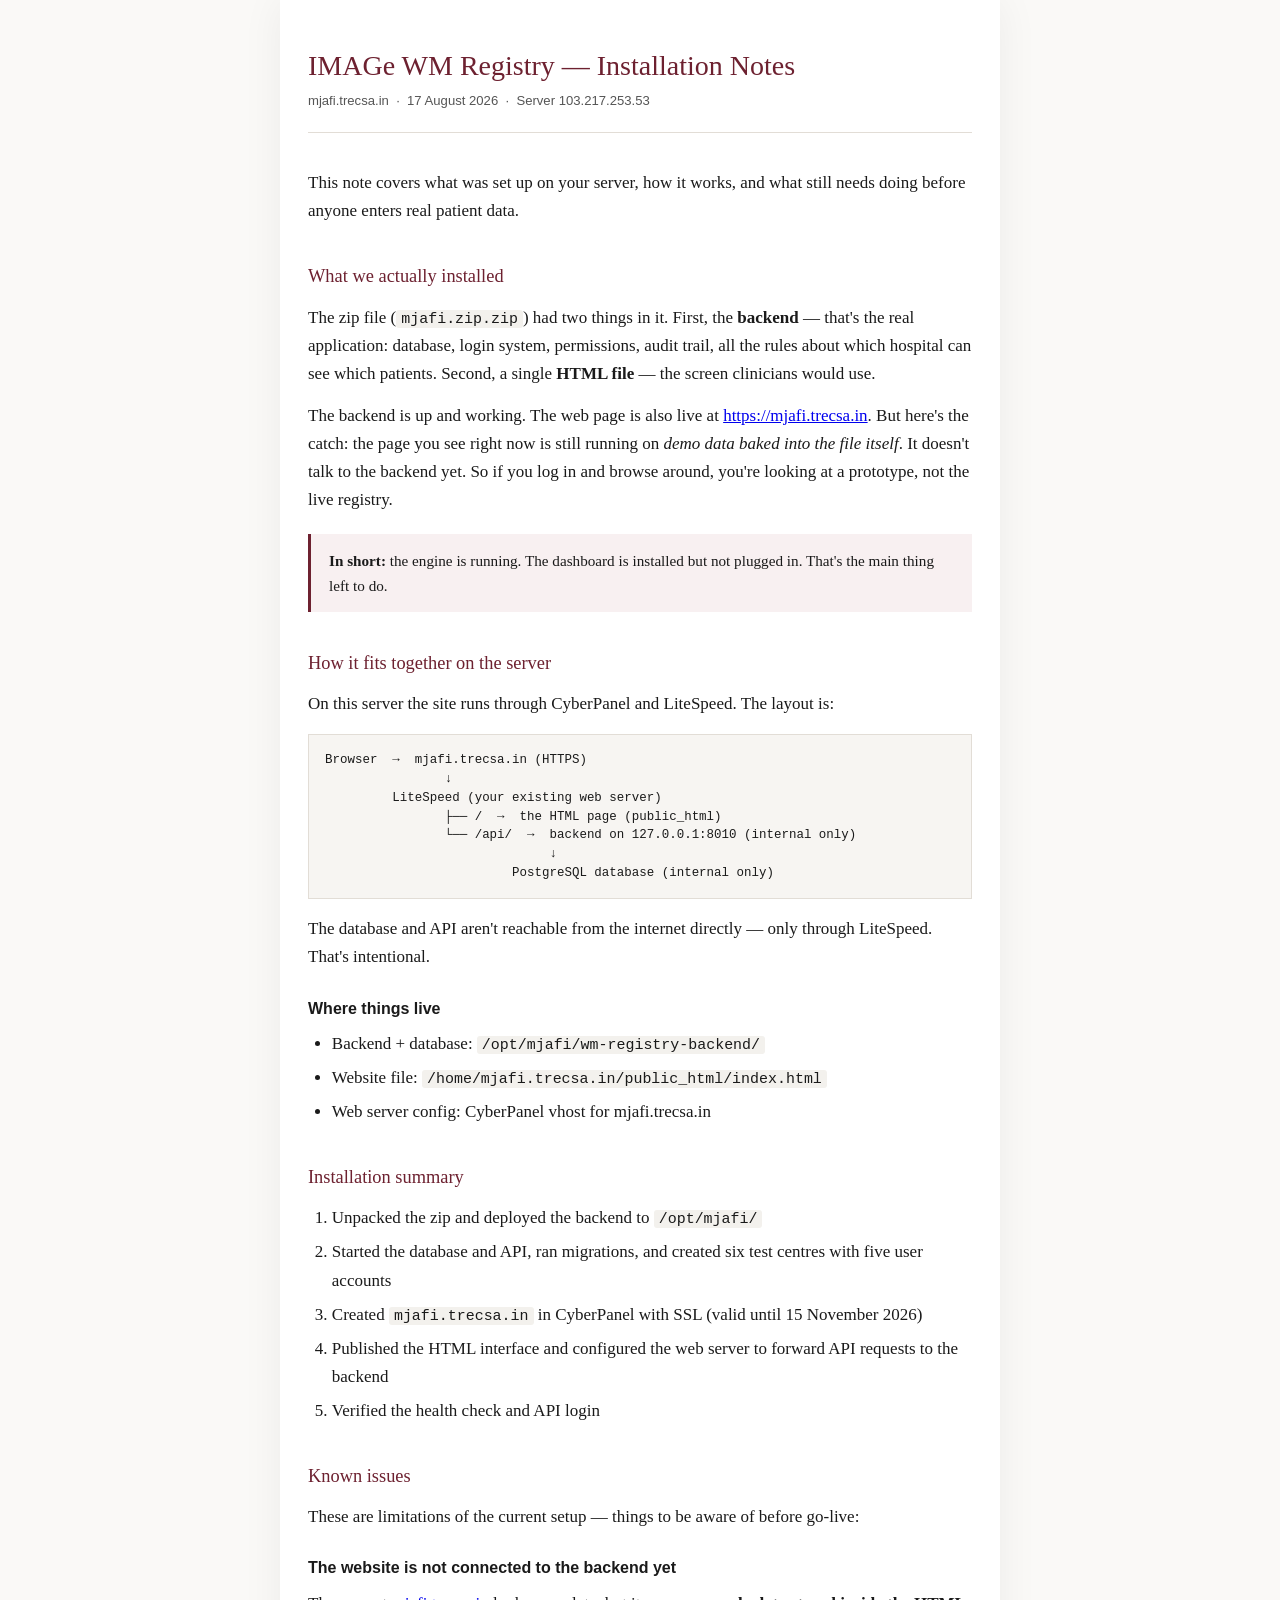
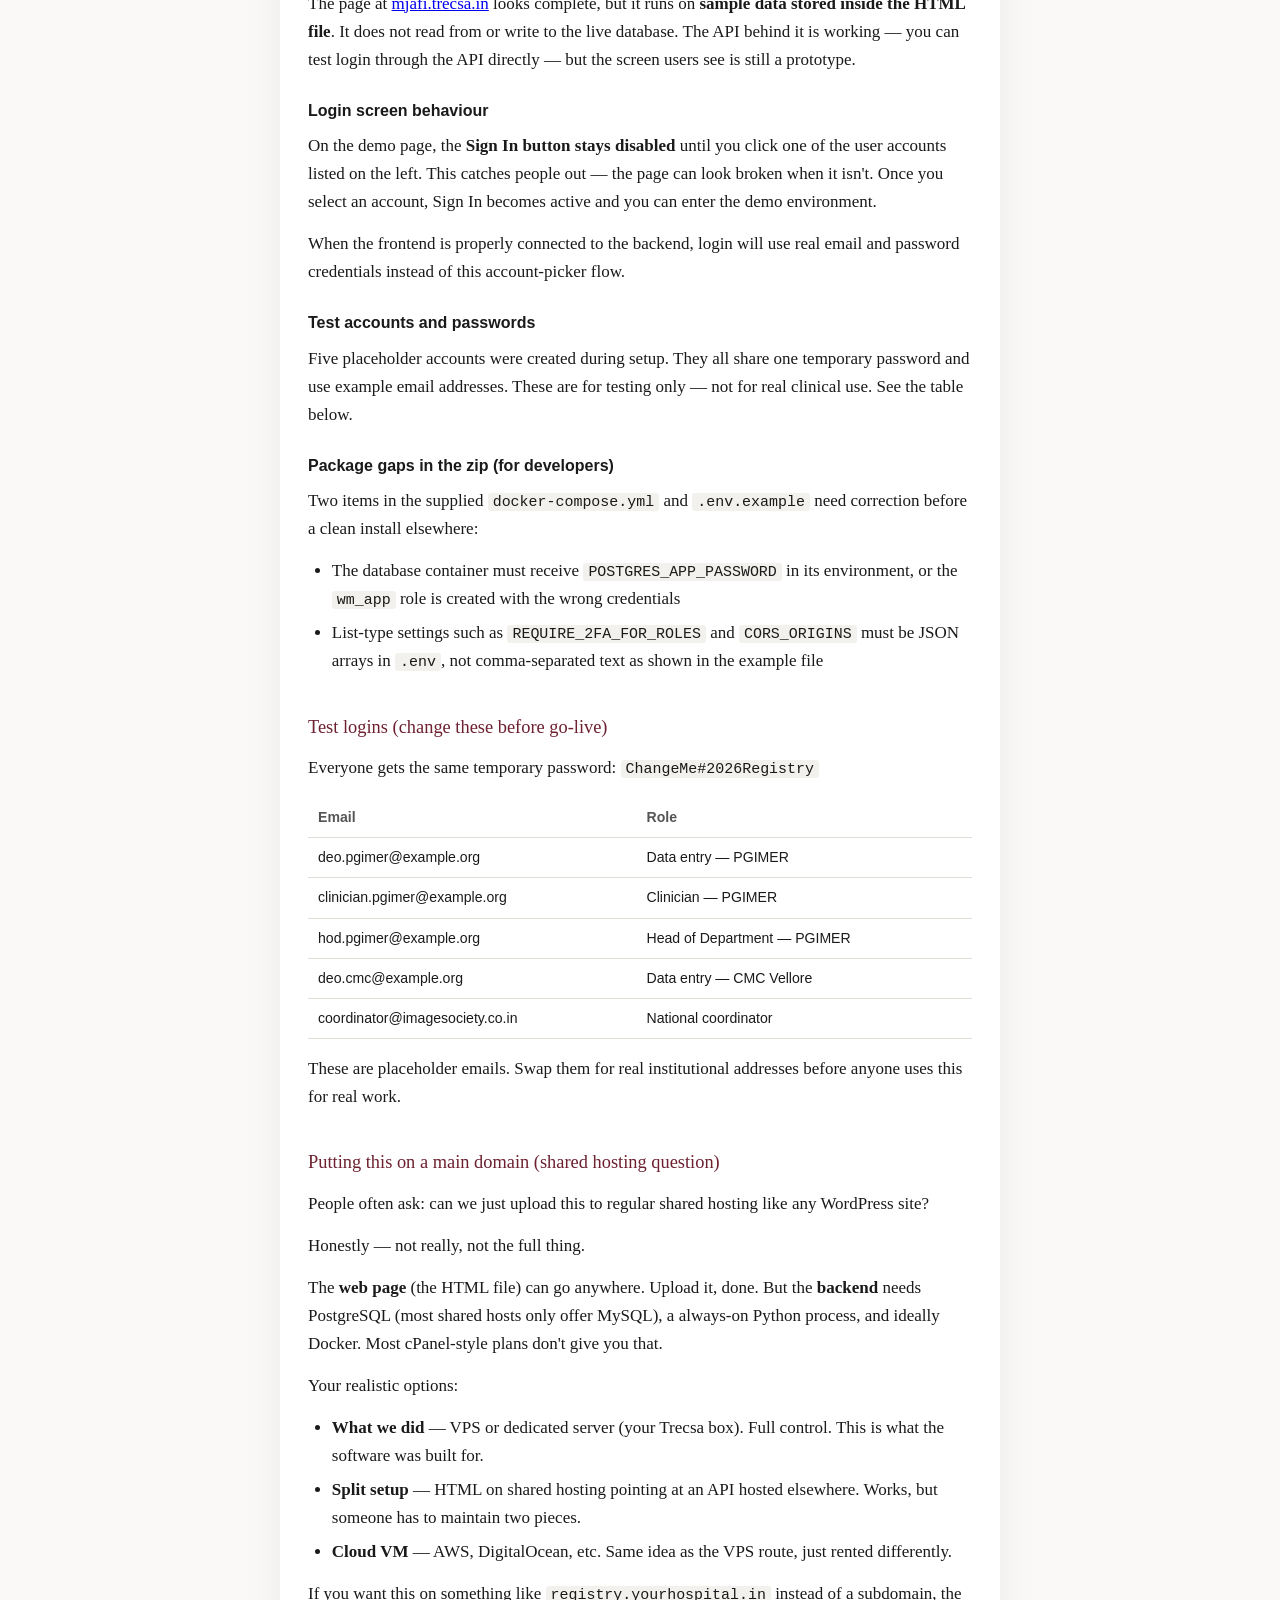
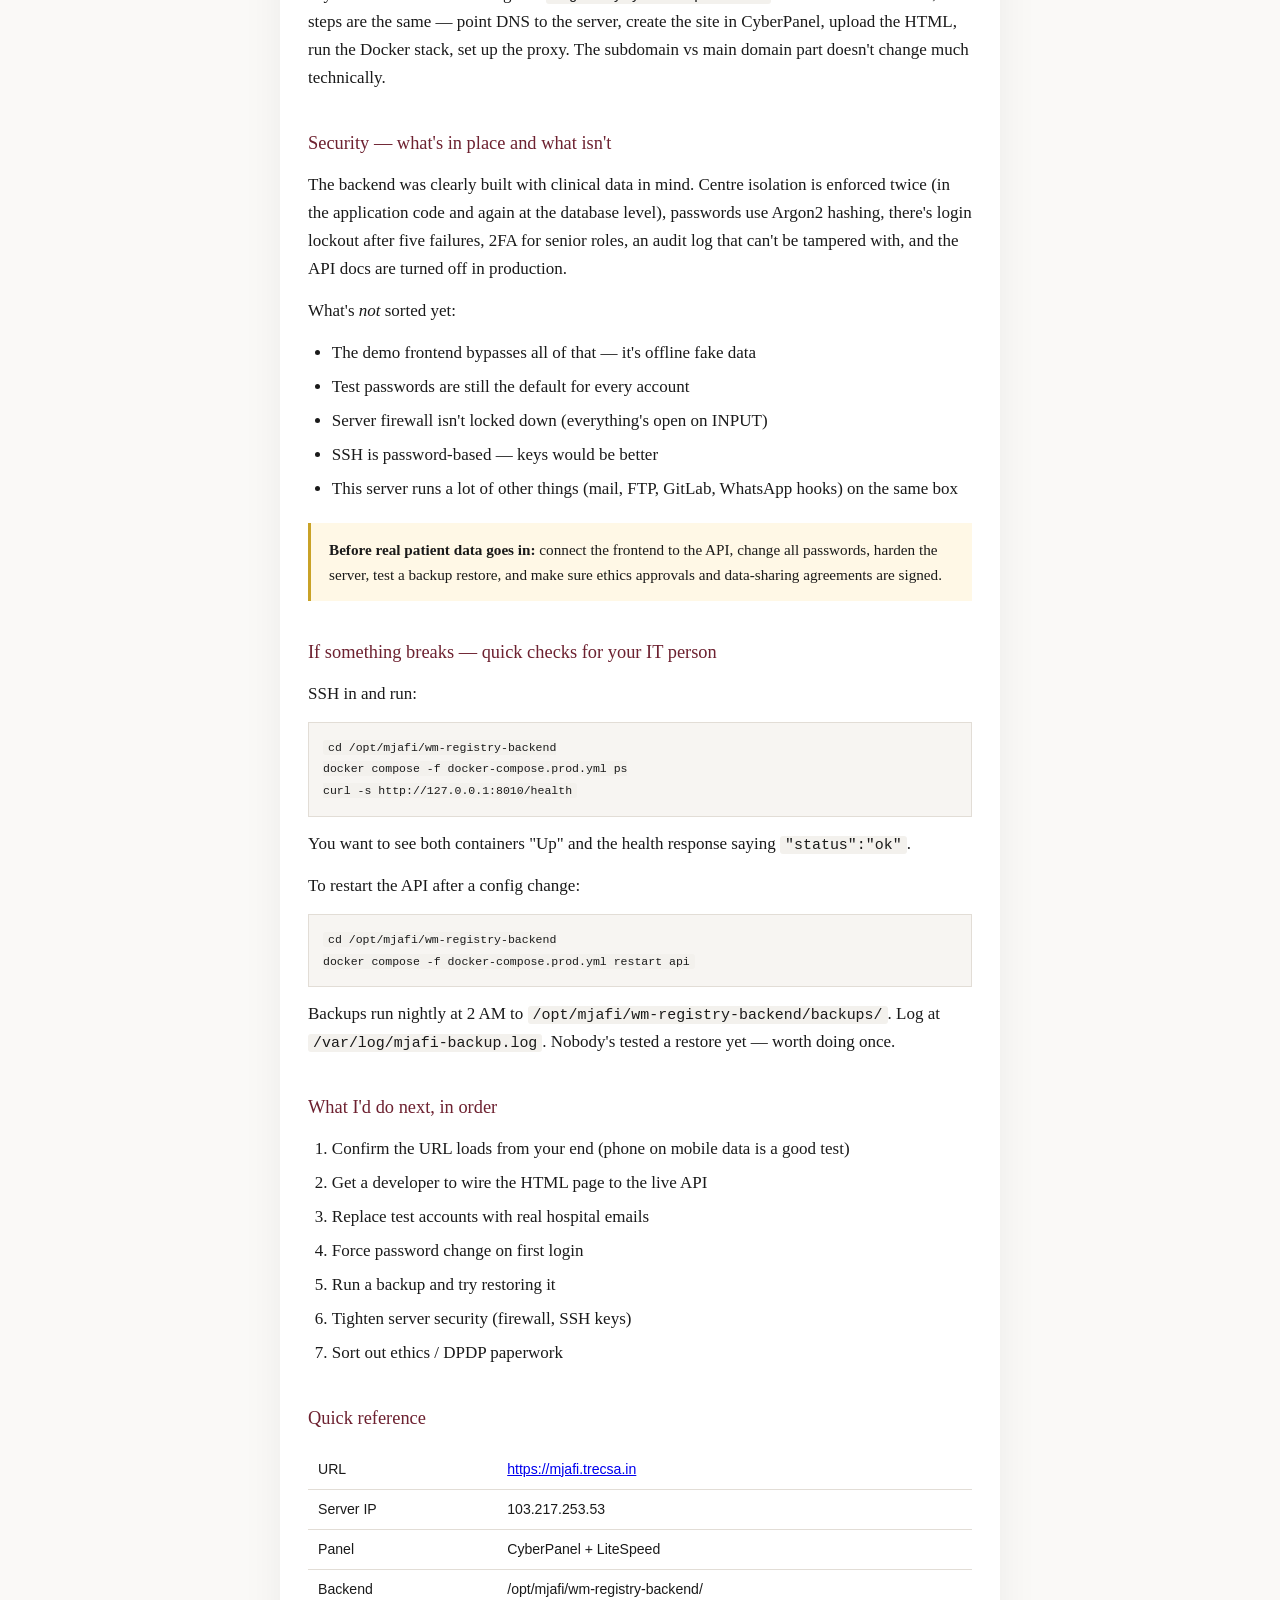
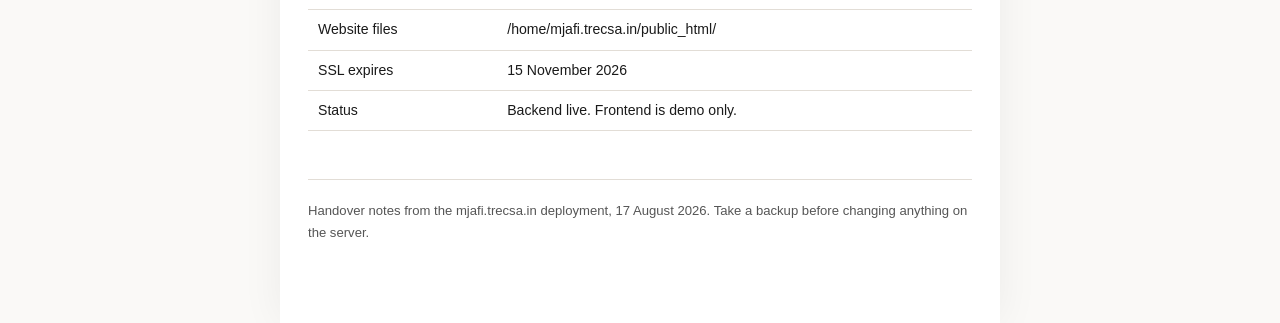
<file: mjafi-installation-guide.html>
<!DOCTYPE html>
<html lang="en">
<head>
<meta charset="utf-8">
<meta name="viewport" content="width=device-width, initial-scale=1">
<title>IMAGe WM Registry — Installation Notes (mjafi.trecsa.in)</title>
<style>
  :root {
    --ink: #1a1a1a;
    --muted: #555;
    --accent: #6d2130;
    --accent-light: #f8f0f1;
    --border: #e2ddd6;
    --bg: #faf9f7;
  }
  * { box-sizing: border-box; }
  body {
    font-family: Georgia, "Times New Roman", serif;
    font-size: 17px;
    line-height: 1.65;
    color: var(--ink);
    background: var(--bg);
    margin: 0;
    padding: 0;
  }
  .wrap {
    max-width: 720px;
    margin: 0 auto;
    padding: 48px 28px 80px;
    background: #fff;
    min-height: 100vh;
    box-shadow: 0 0 40px rgba(0,0,0,.06);
  }
  h1 {
    font-size: 1.75rem;
    font-weight: normal;
    line-height: 1.3;
    margin: 0 0 6px;
    color: var(--accent);
  }
  .meta {
    font-family: -apple-system, BlinkMacSystemFont, "Segoe UI", sans-serif;
    font-size: 0.82rem;
    color: var(--muted);
    margin-bottom: 36px;
    padding-bottom: 20px;
    border-bottom: 1px solid var(--border);
  }
  h2 {
    font-size: 1.15rem;
    font-weight: normal;
    margin: 36px 0 12px;
    color: var(--accent);
  }
  h3 {
    font-size: 1rem;
    font-weight: bold;
    margin: 24px 0 8px;
    font-family: -apple-system, BlinkMacSystemFont, "Segoe UI", sans-serif;
  }
  p { margin: 0 0 14px; }
  ul, ol { margin: 0 0 14px; padding-left: 1.4em; }
  li { margin-bottom: 6px; }
  .callout {
    background: var(--accent-light);
    border-left: 3px solid var(--accent);
    padding: 14px 18px;
    margin: 20px 0;
    font-size: 0.95rem;
  }
  .warn {
    background: #fff8e6;
    border-left: 3px solid #c9a227;
    padding: 14px 18px;
    margin: 20px 0;
    font-size: 0.95rem;
  }
  code, .mono {
    font-family: "SF Mono", Consolas, monospace;
    font-size: 0.88em;
    background: #f3f1ed;
    padding: 1px 5px;
    border-radius: 3px;
  }
  table {
    width: 100%;
    border-collapse: collapse;
    font-family: -apple-system, BlinkMacSystemFont, "Segoe UI", sans-serif;
    font-size: 0.88rem;
    margin: 16px 0;
  }
  th, td {
    text-align: left;
    padding: 8px 10px;
    border-bottom: 1px solid var(--border);
    vertical-align: top;
  }
  th { font-weight: 600; color: var(--muted); }
  .diagram {
    font-family: "SF Mono", Consolas, monospace;
    font-size: 0.78rem;
    background: #f7f5f2;
    padding: 16px;
    margin: 16px 0;
    line-height: 1.5;
    overflow-x: auto;
    white-space: pre;
    border: 1px solid var(--border);
  }
  .footer {
    margin-top: 48px;
    padding-top: 20px;
    border-top: 1px solid var(--border);
    font-size: 0.82rem;
    color: var(--muted);
    font-family: -apple-system, BlinkMacSystemFont, "Segoe UI", sans-serif;
  }
  @media print {
    body { background: #fff; }
    .wrap { box-shadow: none; padding: 20px; }
  }
</style>
</head>
<body>
<div class="wrap">

<h1>IMAGe WM Registry — Installation Notes</h1>
<p class="meta">
  mjafi.trecsa.in &nbsp;·&nbsp; 17 August 2026 &nbsp;·&nbsp; Server 103.217.253.53
</p>

<p>
  This note covers what was set up on your server, how it works, and what still
  needs doing before anyone enters real patient data.
</p>

<h2>What we actually installed</h2>

<p>
  The zip file (<code>mjafi.zip.zip</code>) had two things in it. First, the
  <strong>backend</strong> — that's the real application: database, login system,
  permissions, audit trail, all the rules about which hospital can see which patients.
  Second, a single <strong>HTML file</strong> — the screen clinicians would use.
</p>

<p>
  The backend is up and working. The web page is also live at
  <a href="https://mjafi.trecsa.in">https://mjafi.trecsa.in</a>. But here's the
  catch: the page you see right now is still running on <em>demo data baked into
  the file itself</em>. It doesn't talk to the backend yet. So if you log in and
  browse around, you're looking at a prototype, not the live registry.
</p>

<div class="callout">
  <strong>In short:</strong> the engine is running. The dashboard is installed
  but not plugged in. That's the main thing left to do.
</div>

<h2>How it fits together on the server</h2>

<p>On this server the site runs through CyberPanel and LiteSpeed. The layout is:</p>

<div class="diagram">Browser  →  mjafi.trecsa.in (HTTPS)
                ↓
         LiteSpeed (your existing web server)
                ├── /  →  the HTML page (public_html)
                └── /api/  →  backend on 127.0.0.1:8010 (internal only)
                              ↓
                         PostgreSQL database (internal only)</div>

<p>
  The database and API aren't reachable from the internet directly — only through
  LiteSpeed. That's intentional.
</p>

<h3>Where things live</h3>
<ul>
  <li>Backend + database: <code>/opt/mjafi/wm-registry-backend/</code></li>
  <li>Website file: <code>/home/mjafi.trecsa.in/public_html/index.html</code></li>
  <li>Web server config: CyberPanel vhost for mjafi.trecsa.in</li>
</ul>

<h2>Installation summary</h2>

<ol>
  <li>Unpacked the zip and deployed the backend to <code>/opt/mjafi/</code></li>
  <li>Started the database and API, ran migrations, and created six test centres with five user accounts</li>
  <li>Created <code>mjafi.trecsa.in</code> in CyberPanel with SSL (valid until 15 November 2026)</li>
  <li>Published the HTML interface and configured the web server to forward API requests to the backend</li>
  <li>Verified the health check and API login</li>
</ol>

<h2>Known issues</h2>

<p>These are limitations of the current setup — things to be aware of before go-live:</p>

<h3>The website is not connected to the backend yet</h3>
<p>
  The page at <a href="https://mjafi.trecsa.in">mjafi.trecsa.in</a> looks complete, but it
  runs on <strong>sample data stored inside the HTML file</strong>. It does not read from or
  write to the live database. The API behind it is working — you can test login through
  the API directly — but the screen users see is still a prototype.
</p>

<h3>Login screen behaviour</h3>
<p>
  On the demo page, the <strong>Sign In button stays disabled</strong> until you click one
  of the user accounts listed on the left. This catches people out — the page can look
  broken when it isn't. Once you select an account, Sign In becomes active and you can
  enter the demo environment.
</p>
<p>
  When the frontend is properly connected to the backend, login will use real email and
  password credentials instead of this account-picker flow.
</p>

<h3>Test accounts and passwords</h3>
<p>
  Five placeholder accounts were created during setup. They all share one temporary
  password and use example email addresses. These are for testing only — not for real
  clinical use. See the table below.
</p>

<h3>Package gaps in the zip (for developers)</h3>
<p>
  Two items in the supplied <code>docker-compose.yml</code> and <code>.env.example</code>
  need correction before a clean install elsewhere:
</p>
<ul>
  <li>The database container must receive <code>POSTGRES_APP_PASSWORD</code> in its
      environment, or the <code>wm_app</code> role is created with the wrong credentials</li>
  <li>List-type settings such as <code>REQUIRE_2FA_FOR_ROLES</code> and
      <code>CORS_ORIGINS</code> must be JSON arrays in <code>.env</code>, not
      comma-separated text as shown in the example file</li>
</ul>

<h2>Test logins (change these before go-live)</h2>

<p>Everyone gets the same temporary password: <code>ChangeMe#2026Registry</code></p>

<table>
  <tr><th>Email</th><th>Role</th></tr>
  <tr><td>deo.pgimer@example.org</td><td>Data entry — PGIMER</td></tr>
  <tr><td>clinician.pgimer@example.org</td><td>Clinician — PGIMER</td></tr>
  <tr><td>hod.pgimer@example.org</td><td>Head of Department — PGIMER</td></tr>
  <tr><td>deo.cmc@example.org</td><td>Data entry — CMC Vellore</td></tr>
  <tr><td>coordinator@imagesociety.co.in</td><td>National coordinator</td></tr>
</table>

<p>These are placeholder emails. Swap them for real institutional addresses before anyone uses this for real work.</p>

<h2>Putting this on a main domain (shared hosting question)</h2>

<p>People often ask: can we just upload this to regular shared hosting like any WordPress site?</p>

<p>Honestly — not really, not the full thing.</p>

<p>The <strong>web page</strong> (the HTML file) can go anywhere. Upload it, done. But the <strong>backend</strong> needs PostgreSQL (most shared hosts only offer MySQL), a always-on Python process, and ideally Docker. Most cPanel-style plans don't give you that.</p>

<p>Your realistic options:</p>

<ul>
  <li><strong>What we did</strong> — VPS or dedicated server (your Trecsa box). Full control. This is what the software was built for.</li>
  <li><strong>Split setup</strong> — HTML on shared hosting pointing at an API hosted elsewhere. Works, but someone has to maintain two pieces.</li>
  <li><strong>Cloud VM</strong> — AWS, DigitalOcean, etc. Same idea as the VPS route, just rented differently.</li>
</ul>

<p>If you want this on something like <code>registry.yourhospital.in</code> instead of a subdomain, the steps are the same — point DNS to the server, create the site in CyberPanel, upload the HTML, run the Docker stack, set up the proxy. The subdomain vs main domain part doesn't change much technically.</p>

<h2>Security — what's in place and what isn't</h2>

<p>The backend was clearly built with clinical data in mind. Centre isolation is enforced twice (in the application code and again at the database level), passwords use Argon2 hashing, there's login lockout after five failures, 2FA for senior roles, an audit log that can't be tampered with, and the API docs are turned off in production.</p>

<p>What's <em>not</em> sorted yet:</p>

<ul>
  <li>The demo frontend bypasses all of that — it's offline fake data</li>
  <li>Test passwords are still the default for every account</li>
  <li>Server firewall isn't locked down (everything's open on INPUT)</li>
  <li>SSH is password-based — keys would be better</li>
  <li>This server runs a lot of other things (mail, FTP, GitLab, WhatsApp hooks) on the same box</li>
</ul>

<div class="warn">
  <strong>Before real patient data goes in:</strong> connect the frontend to the API,
  change all passwords, harden the server, test a backup restore, and make sure
  ethics approvals and data-sharing agreements are signed.
</div>

<h2>If something breaks — quick checks for your IT person</h2>

<p>SSH in and run:</p>

<pre style="background:#f7f5f2;padding:14px;font-size:0.82rem;overflow-x:auto;border:1px solid #e2ddd6;"><code>cd /opt/mjafi/wm-registry-backend
docker compose -f docker-compose.prod.yml ps
curl -s http://127.0.0.1:8010/health</code></pre>

<p>You want to see both containers "Up" and the health response saying <code>"status":"ok"</code>.</p>

<p>To restart the API after a config change:</p>

<pre style="background:#f7f5f2;padding:14px;font-size:0.82rem;overflow-x:auto;border:1px solid #e2ddd6;"><code>cd /opt/mjafi/wm-registry-backend
docker compose -f docker-compose.prod.yml restart api</code></pre>

<p>Backups run nightly at 2 AM to <code>/opt/mjafi/wm-registry-backend/backups/</code>. Log at <code>/var/log/mjafi-backup.log</code>. Nobody's tested a restore yet — worth doing once.</p>

<h2>What I'd do next, in order</h2>

<ol>
  <li>Confirm the URL loads from your end (phone on mobile data is a good test)</li>
  <li>Get a developer to wire the HTML page to the live API</li>
  <li>Replace test accounts with real hospital emails</li>
  <li>Force password change on first login</li>
  <li>Run a backup and try restoring it</li>
  <li>Tighten server security (firewall, SSH keys)</li>
  <li>Sort out ethics / DPDP paperwork</li>
</ol>

<h2>Quick reference</h2>

<table>
  <tr><td>URL</td><td><a href="https://mjafi.trecsa.in">https://mjafi.trecsa.in</a></td></tr>
  <tr><td>Server IP</td><td>103.217.253.53</td></tr>
  <tr><td>Panel</td><td>CyberPanel + LiteSpeed</td></tr>
  <tr><td>Backend</td><td>/opt/mjafi/wm-registry-backend/</td></tr>
  <tr><td>Website files</td><td>/home/mjafi.trecsa.in/public_html/</td></tr>
  <tr><td>SSL expires</td><td>15 November 2026</td></tr>
  <tr><td>Status</td><td>Backend live. Frontend is demo only.</td></tr>
</table>

<div class="footer">
  Handover notes from the mjafi.trecsa.in deployment, 17 August 2026.
  Take a backup before changing anything on the server.
</div>

</div>
</body>
</html>
</file>
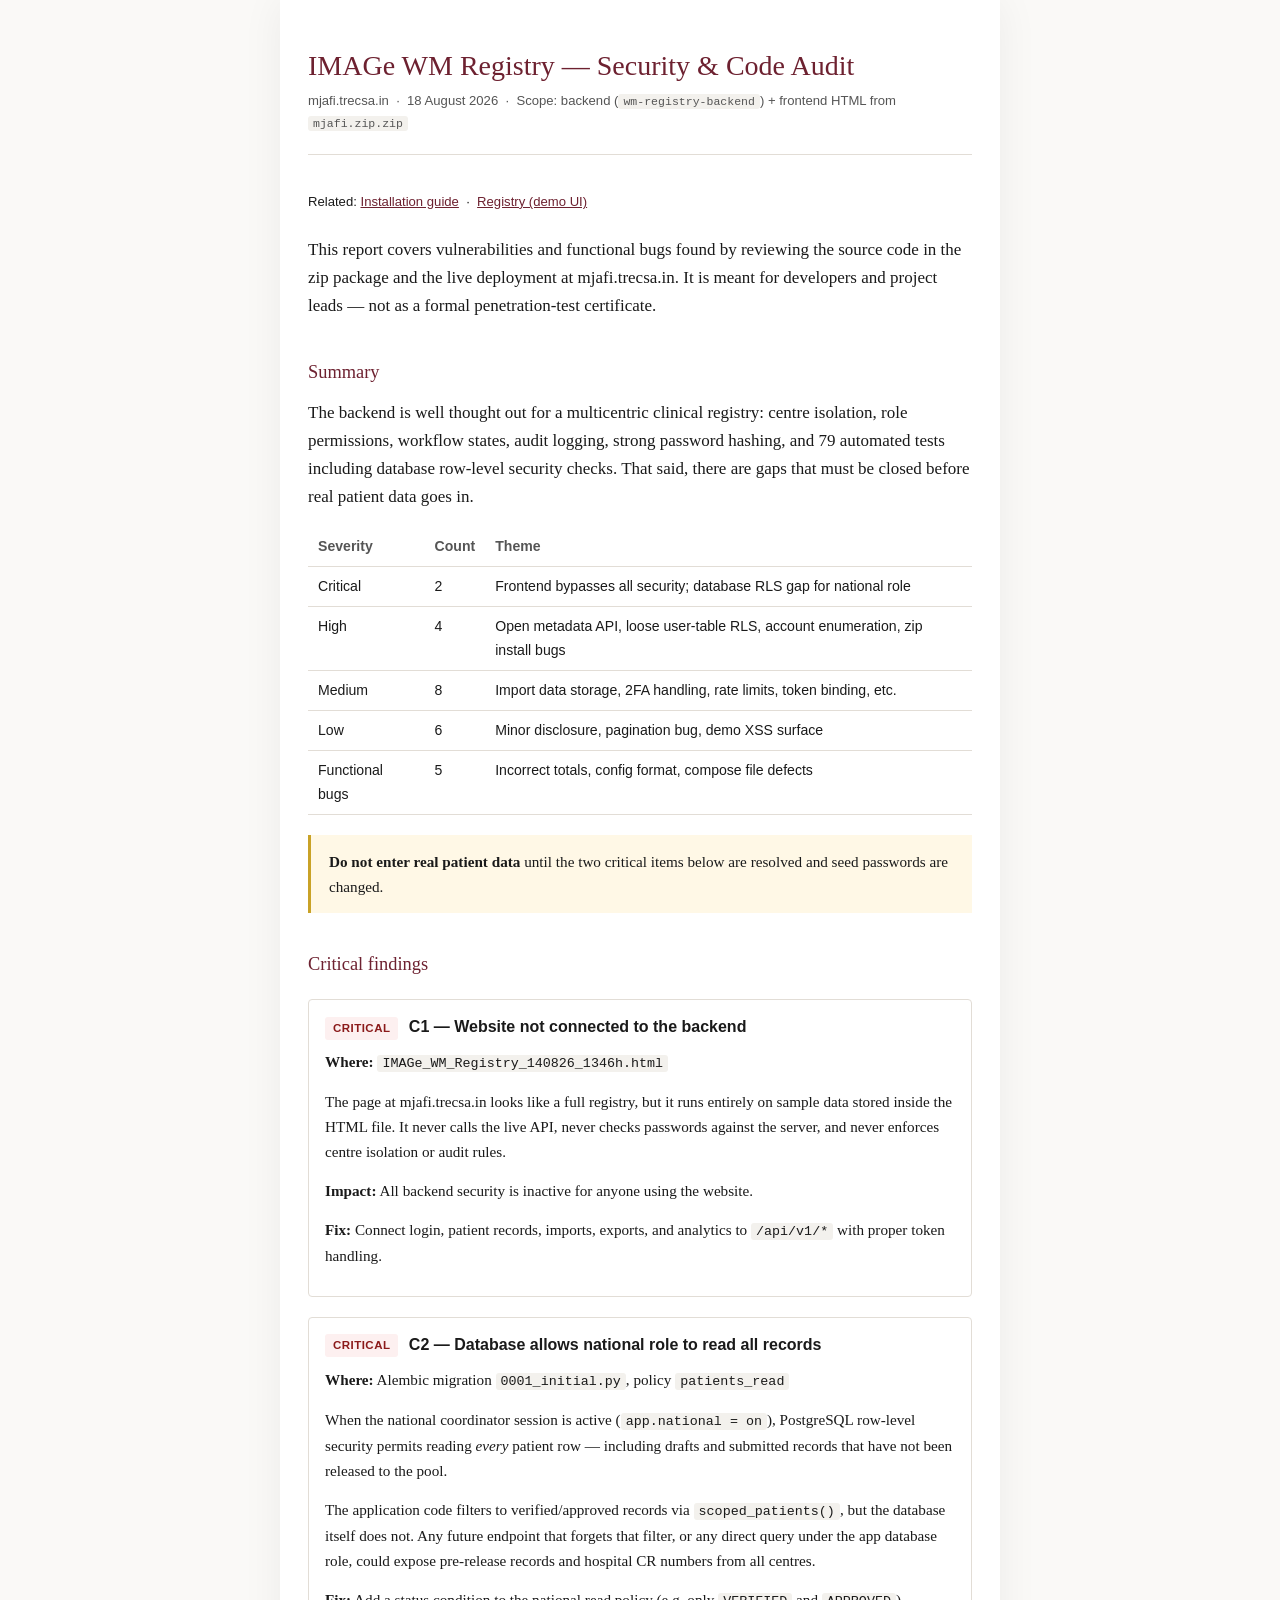
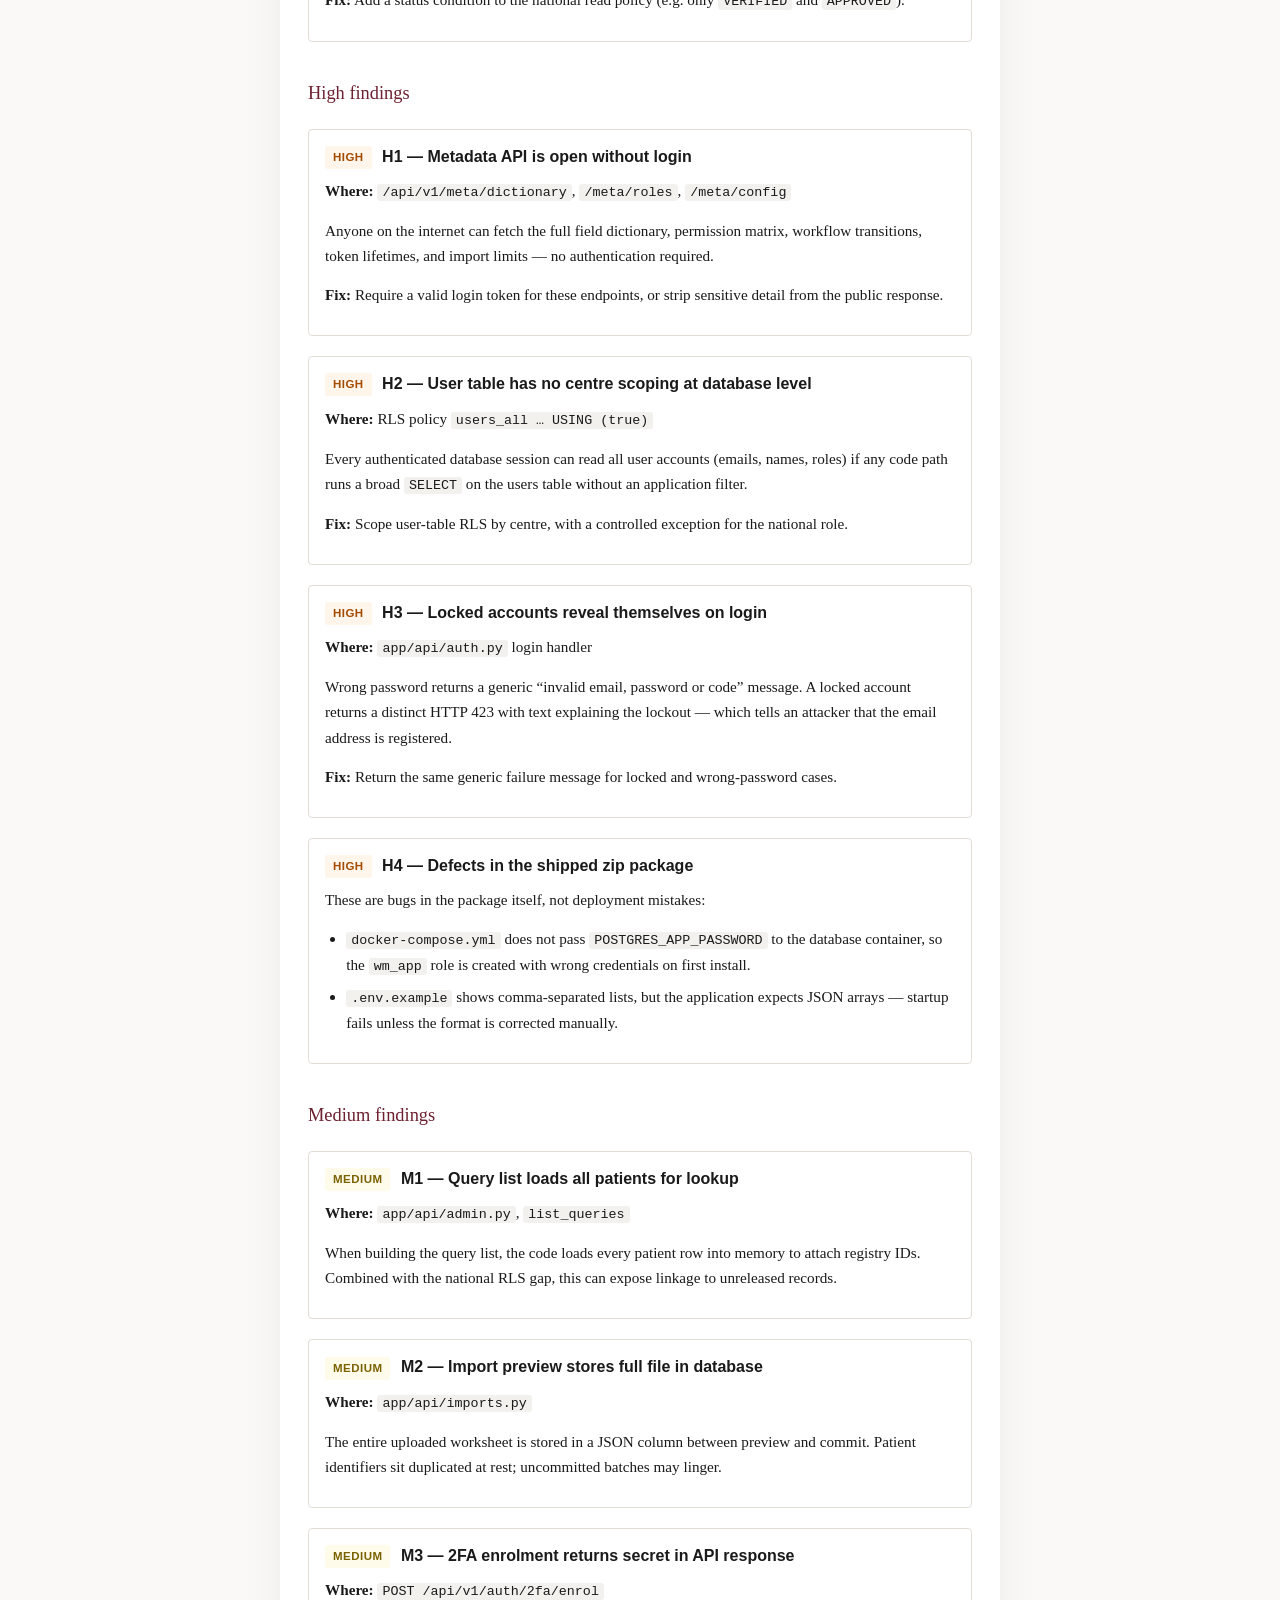
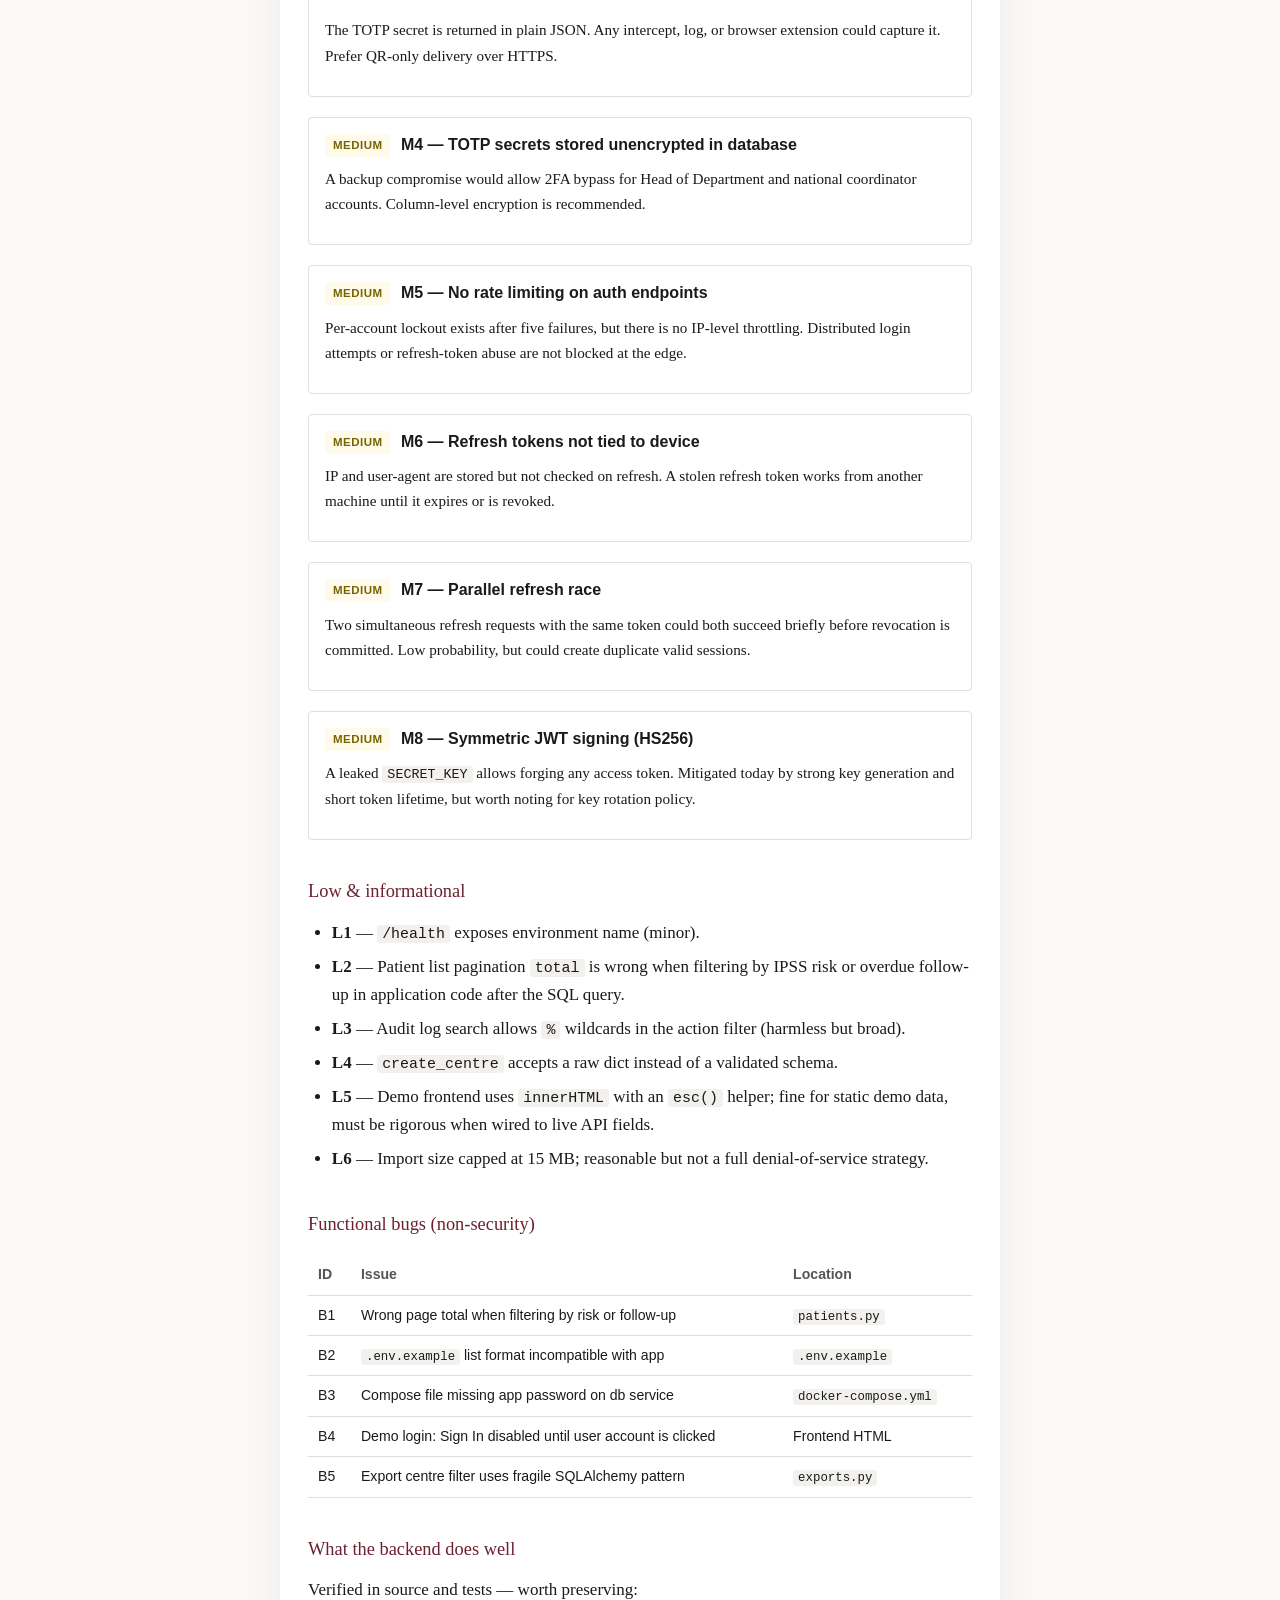
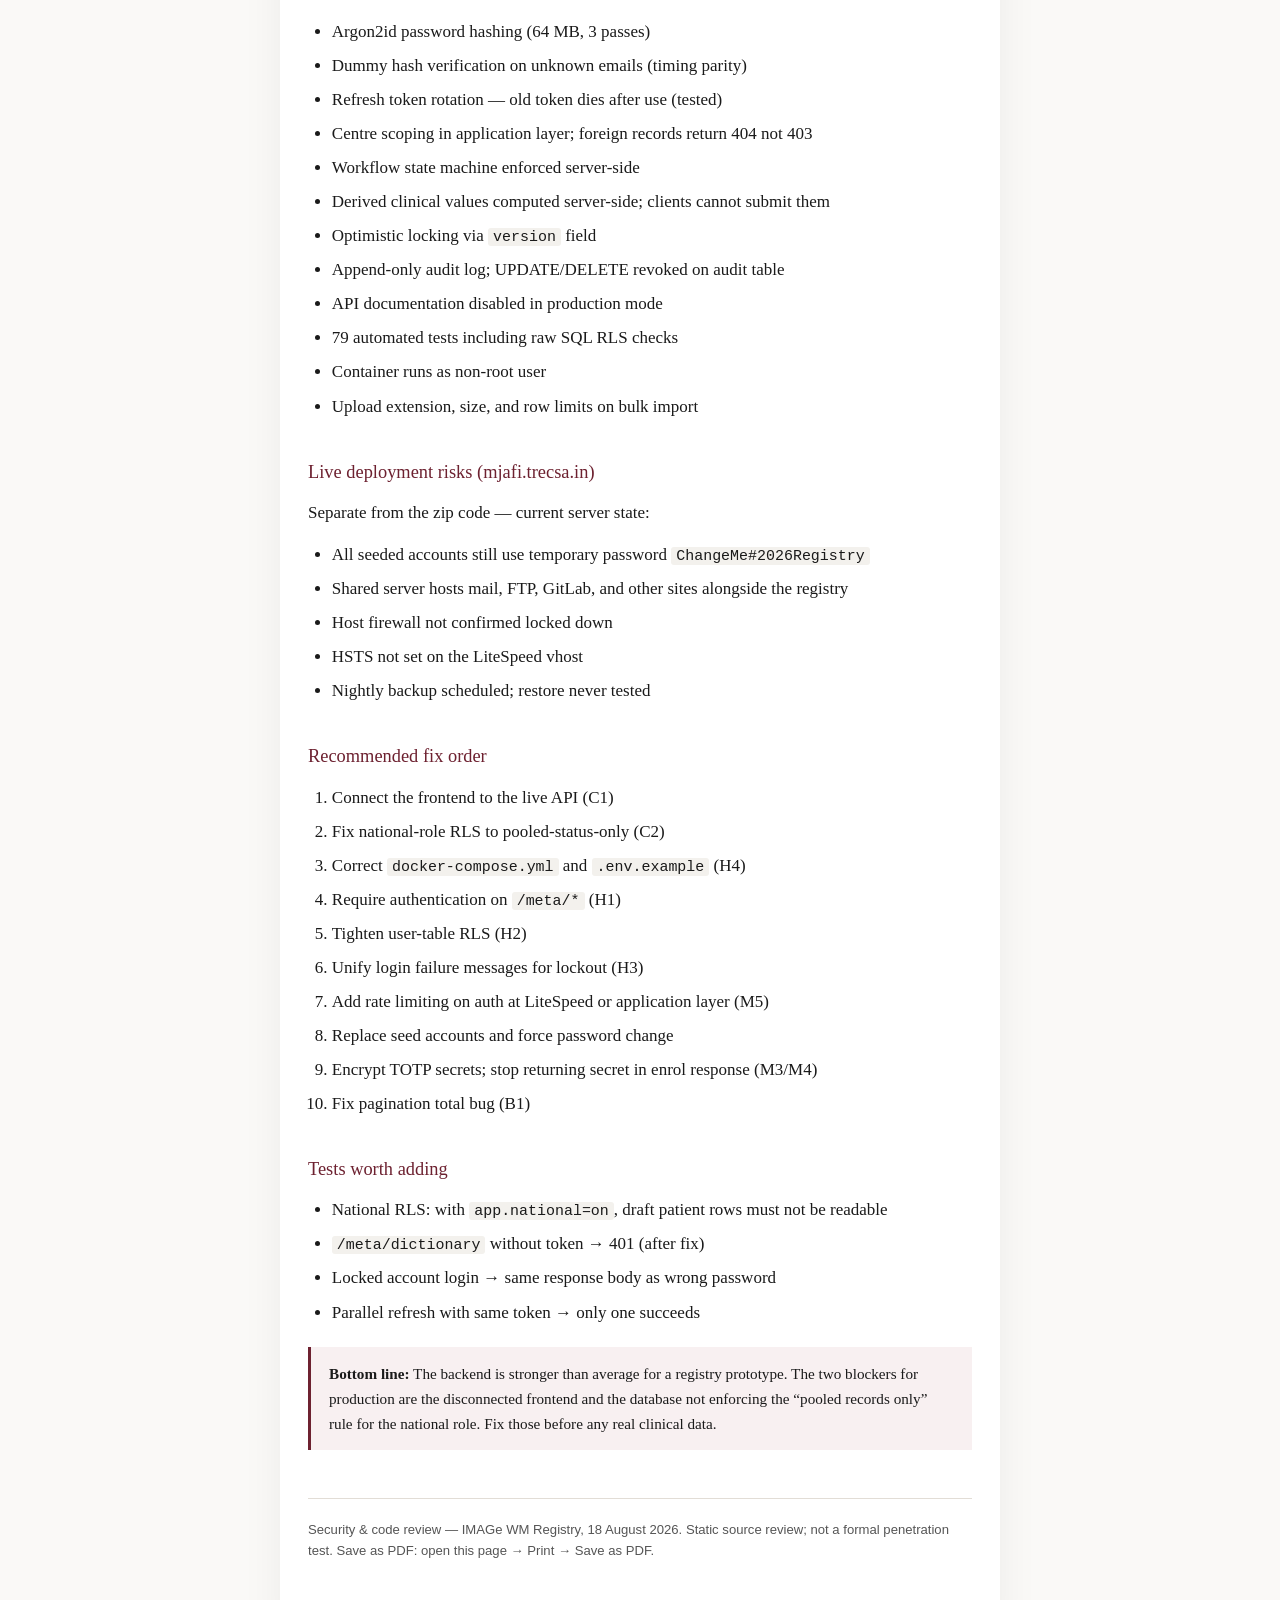
<file: security-audit.html>
<!DOCTYPE html>
<html lang="en">
<head>
<meta charset="utf-8">
<meta name="viewport" content="width=device-width, initial-scale=1">
<title>IMAGe WM Registry — Security &amp; Code Audit</title>
<style>
  :root {
    --ink: #1a1a1a;
    --muted: #555;
    --accent: #6d2130;
    --accent-light: #f8f0f1;
    --border: #e2ddd6;
    --bg: #faf9f7;
    --crit: #8b1a1a;
    --crit-bg: #fdf0f0;
    --high: #a34b00;
    --high-bg: #fff5eb;
    --med: #7a6200;
    --med-bg: #fffbea;
    --low: #3d5a3d;
    --low-bg: #f3f8f3;
  }
  * { box-sizing: border-box; }
  body {
    font-family: Georgia, "Times New Roman", serif;
    font-size: 17px;
    line-height: 1.65;
    color: var(--ink);
    background: var(--bg);
    margin: 0;
    padding: 0;
  }
  .wrap {
    max-width: 720px;
    margin: 0 auto;
    padding: 48px 28px 80px;
    background: #fff;
    min-height: 100vh;
    box-shadow: 0 0 40px rgba(0,0,0,.06);
  }
  h1 {
    font-size: 1.75rem;
    font-weight: normal;
    line-height: 1.3;
    margin: 0 0 6px;
    color: var(--accent);
  }
  .meta {
    font-family: -apple-system, BlinkMacSystemFont, "Segoe UI", sans-serif;
    font-size: 0.82rem;
    color: var(--muted);
    margin-bottom: 36px;
    padding-bottom: 20px;
    border-bottom: 1px solid var(--border);
  }
  h2 {
    font-size: 1.15rem;
    font-weight: normal;
    margin: 36px 0 12px;
    color: var(--accent);
  }
  h3 {
    font-size: 1rem;
    font-weight: bold;
    margin: 24px 0 8px;
    font-family: -apple-system, BlinkMacSystemFont, "Segoe UI", sans-serif;
  }
  p { margin: 0 0 14px; }
  ul, ol { margin: 0 0 14px; padding-left: 1.4em; }
  li { margin-bottom: 6px; }
  .callout {
    background: var(--accent-light);
    border-left: 3px solid var(--accent);
    padding: 14px 18px;
    margin: 20px 0;
    font-size: 0.95rem;
  }
  .warn {
    background: #fff8e6;
    border-left: 3px solid #c9a227;
    padding: 14px 18px;
    margin: 20px 0;
    font-size: 0.95rem;
  }
  code {
    font-family: "SF Mono", Consolas, monospace;
    font-size: 0.88em;
    background: #f3f1ed;
    padding: 1px 5px;
    border-radius: 3px;
  }
  table {
    width: 100%;
    border-collapse: collapse;
    font-family: -apple-system, BlinkMacSystemFont, "Segoe UI", sans-serif;
    font-size: 0.88rem;
    margin: 16px 0;
  }
  th, td {
    text-align: left;
    padding: 8px 10px;
    border-bottom: 1px solid var(--border);
    vertical-align: top;
  }
  th { font-weight: 600; color: var(--muted); }
  .finding {
    margin: 20px 0;
    padding: 14px 16px;
    border: 1px solid var(--border);
    border-radius: 4px;
    font-size: 0.95rem;
  }
  .finding h3 { margin-top: 0; }
  .sev {
    display: inline-block;
    font-family: -apple-system, BlinkMacSystemFont, "Segoe UI", sans-serif;
    font-size: 0.72rem;
    font-weight: 600;
    letter-spacing: 0.04em;
    text-transform: uppercase;
    padding: 2px 8px;
    border-radius: 3px;
    margin-right: 6px;
    vertical-align: middle;
  }
  .sev-crit { background: var(--crit-bg); color: var(--crit); }
  .sev-high { background: var(--high-bg); color: var(--high); }
  .sev-med  { background: var(--med-bg);  color: var(--med); }
  .sev-low  { background: var(--low-bg);  color: var(--low); }
  .footer {
    margin-top: 48px;
    padding-top: 20px;
    border-top: 1px solid var(--border);
    font-size: 0.82rem;
    color: var(--muted);
    font-family: -apple-system, BlinkMacSystemFont, "Segoe UI", sans-serif;
  }
  .nav {
    font-family: -apple-system, BlinkMacSystemFont, "Segoe UI", sans-serif;
    font-size: 0.82rem;
    margin-bottom: 24px;
  }
  .nav a { color: var(--accent); }
  @media print {
    body { background: #fff; }
    .wrap { box-shadow: none; padding: 20px; max-width: none; }
    .finding { break-inside: avoid; }
    h2 { break-after: avoid; }
  }
</style>
</head>
<body>
<div class="wrap">

<h1>IMAGe WM Registry — Security &amp; Code Audit</h1>
<p class="meta">
  mjafi.trecsa.in &nbsp;·&nbsp; 18 August 2026 &nbsp;·&nbsp;
  Scope: backend (<code>wm-registry-backend</code>) + frontend HTML from <code>mjafi.zip.zip</code>
</p>

<p class="nav">
  Related: <a href="https://mjafi.trecsa.in/installation-guide.html">Installation guide</a>
  &nbsp;·&nbsp; <a href="https://mjafi.trecsa.in/">Registry (demo UI)</a>
</p>

<p>
  This report covers vulnerabilities and functional bugs found by reviewing the source
  code in the zip package and the live deployment at mjafi.trecsa.in. It is meant for
  developers and project leads — not as a formal penetration-test certificate.
</p>

<h2>Summary</h2>

<p>
  The backend is well thought out for a multicentric clinical registry: centre isolation,
  role permissions, workflow states, audit logging, strong password hashing, and 79 automated
  tests including database row-level security checks. That said, there are gaps that must
  be closed before real patient data goes in.
</p>

<table>
  <tr><th>Severity</th><th>Count</th><th>Theme</th></tr>
  <tr><td>Critical</td><td>2</td><td>Frontend bypasses all security; database RLS gap for national role</td></tr>
  <tr><td>High</td><td>4</td><td>Open metadata API, loose user-table RLS, account enumeration, zip install bugs</td></tr>
  <tr><td>Medium</td><td>8</td><td>Import data storage, 2FA handling, rate limits, token binding, etc.</td></tr>
  <tr><td>Low</td><td>6</td><td>Minor disclosure, pagination bug, demo XSS surface</td></tr>
  <tr><td>Functional bugs</td><td>5</td><td>Incorrect totals, config format, compose file defects</td></tr>
</table>

<div class="warn">
  <strong>Do not enter real patient data</strong> until the two critical items below are
  resolved and seed passwords are changed.
</div>

<h2>Critical findings</h2>

<div class="finding">
  <h3><span class="sev sev-crit">Critical</span> C1 — Website not connected to the backend</h3>
  <p><strong>Where:</strong> <code>IMAGe_WM_Registry_140826_1346h.html</code></p>
  <p>
    The page at mjafi.trecsa.in looks like a full registry, but it runs entirely on
    sample data stored inside the HTML file. It never calls the live API, never checks
    passwords against the server, and never enforces centre isolation or audit rules.
  </p>
  <p><strong>Impact:</strong> All backend security is inactive for anyone using the website.</p>
  <p><strong>Fix:</strong> Connect login, patient records, imports, exports, and analytics to <code>/api/v1/*</code> with proper token handling.</p>
</div>

<div class="finding">
  <h3><span class="sev sev-crit">Critical</span> C2 — Database allows national role to read all records</h3>
  <p><strong>Where:</strong> Alembic migration <code>0001_initial.py</code>, policy <code>patients_read</code></p>
  <p>
    When the national coordinator session is active (<code>app.national = on</code>),
    PostgreSQL row-level security permits reading <em>every</em> patient row — including
    drafts and submitted records that have not been released to the pool.
  </p>
  <p>
    The application code filters to verified/approved records via <code>scoped_patients()</code>,
    but the database itself does not. Any future endpoint that forgets that filter, or any
    direct query under the app database role, could expose pre-release records and hospital
    CR numbers from all centres.
  </p>
  <p><strong>Fix:</strong> Add a status condition to the national read policy (e.g. only <code>VERIFIED</code> and <code>APPROVED</code>).</p>
</div>

<h2>High findings</h2>

<div class="finding">
  <h3><span class="sev sev-high">High</span> H1 — Metadata API is open without login</h3>
  <p><strong>Where:</strong> <code>/api/v1/meta/dictionary</code>, <code>/meta/roles</code>, <code>/meta/config</code></p>
  <p>
    Anyone on the internet can fetch the full field dictionary, permission matrix, workflow
    transitions, token lifetimes, and import limits — no authentication required.
  </p>
  <p><strong>Fix:</strong> Require a valid login token for these endpoints, or strip sensitive detail from the public response.</p>
</div>

<div class="finding">
  <h3><span class="sev sev-high">High</span> H2 — User table has no centre scoping at database level</h3>
  <p><strong>Where:</strong> RLS policy <code>users_all … USING (true)</code></p>
  <p>
    Every authenticated database session can read all user accounts (emails, names, roles)
    if any code path runs a broad <code>SELECT</code> on the users table without an
    application filter.
  </p>
  <p><strong>Fix:</strong> Scope user-table RLS by centre, with a controlled exception for the national role.</p>
</div>

<div class="finding">
  <h3><span class="sev sev-high">High</span> H3 — Locked accounts reveal themselves on login</h3>
  <p><strong>Where:</strong> <code>app/api/auth.py</code> login handler</p>
  <p>
    Wrong password returns a generic “invalid email, password or code” message. A locked
    account returns a distinct HTTP 423 with text explaining the lockout — which tells an
    attacker that the email address is registered.
  </p>
  <p><strong>Fix:</strong> Return the same generic failure message for locked and wrong-password cases.</p>
</div>

<div class="finding">
  <h3><span class="sev sev-high">High</span> H4 — Defects in the shipped zip package</h3>
  <p>These are bugs in the package itself, not deployment mistakes:</p>
  <ul>
    <li><code>docker-compose.yml</code> does not pass <code>POSTGRES_APP_PASSWORD</code> to the database container, so the <code>wm_app</code> role is created with wrong credentials on first install.</li>
    <li><code>.env.example</code> shows comma-separated lists, but the application expects JSON arrays — startup fails unless the format is corrected manually.</li>
  </ul>
</div>

<h2>Medium findings</h2>

<div class="finding">
  <h3><span class="sev sev-med">Medium</span> M1 — Query list loads all patients for lookup</h3>
  <p><strong>Where:</strong> <code>app/api/admin.py</code>, <code>list_queries</code></p>
  <p>
    When building the query list, the code loads every patient row into memory to attach
    registry IDs. Combined with the national RLS gap, this can expose linkage to
    unreleased records.
  </p>
</div>

<div class="finding">
  <h3><span class="sev sev-med">Medium</span> M2 — Import preview stores full file in database</h3>
  <p><strong>Where:</strong> <code>app/api/imports.py</code></p>
  <p>
    The entire uploaded worksheet is stored in a JSON column between preview and commit.
    Patient identifiers sit duplicated at rest; uncommitted batches may linger.
  </p>
</div>

<div class="finding">
  <h3><span class="sev sev-med">Medium</span> M3 — 2FA enrolment returns secret in API response</h3>
  <p><strong>Where:</strong> <code>POST /api/v1/auth/2fa/enrol</code></p>
  <p>
    The TOTP secret is returned in plain JSON. Any intercept, log, or browser extension
    could capture it. Prefer QR-only delivery over HTTPS.
  </p>
</div>

<div class="finding">
  <h3><span class="sev sev-med">Medium</span> M4 — TOTP secrets stored unencrypted in database</h3>
  <p>
    A backup compromise would allow 2FA bypass for Head of Department and national
    coordinator accounts. Column-level encryption is recommended.
  </p>
</div>

<div class="finding">
  <h3><span class="sev sev-med">Medium</span> M5 — No rate limiting on auth endpoints</h3>
  <p>
    Per-account lockout exists after five failures, but there is no IP-level throttling.
    Distributed login attempts or refresh-token abuse are not blocked at the edge.
  </p>
</div>

<div class="finding">
  <h3><span class="sev sev-med">Medium</span> M6 — Refresh tokens not tied to device</h3>
  <p>
    IP and user-agent are stored but not checked on refresh. A stolen refresh token works
    from another machine until it expires or is revoked.
  </p>
</div>

<div class="finding">
  <h3><span class="sev sev-med">Medium</span> M7 — Parallel refresh race</h3>
  <p>
    Two simultaneous refresh requests with the same token could both succeed briefly before
    revocation is committed. Low probability, but could create duplicate valid sessions.
  </p>
</div>

<div class="finding">
  <h3><span class="sev sev-med">Medium</span> M8 — Symmetric JWT signing (HS256)</h3>
  <p>
    A leaked <code>SECRET_KEY</code> allows forging any access token. Mitigated today by
    strong key generation and short token lifetime, but worth noting for key rotation policy.
  </p>
</div>

<h2>Low &amp; informational</h2>

<ul>
  <li><strong>L1</strong> — <code>/health</code> exposes environment name (minor).</li>
  <li><strong>L2</strong> — Patient list pagination <code>total</code> is wrong when filtering by IPSS risk or overdue follow-up in application code after the SQL query.</li>
  <li><strong>L3</strong> — Audit log search allows <code>%</code> wildcards in the action filter (harmless but broad).</li>
  <li><strong>L4</strong> — <code>create_centre</code> accepts a raw dict instead of a validated schema.</li>
  <li><strong>L5</strong> — Demo frontend uses <code>innerHTML</code> with an <code>esc()</code> helper; fine for static demo data, must be rigorous when wired to live API fields.</li>
  <li><strong>L6</strong> — Import size capped at 15 MB; reasonable but not a full denial-of-service strategy.</li>
</ul>

<h2>Functional bugs (non-security)</h2>

<table>
  <tr><th>ID</th><th>Issue</th><th>Location</th></tr>
  <tr><td>B1</td><td>Wrong page total when filtering by risk or follow-up</td><td><code>patients.py</code></td></tr>
  <tr><td>B2</td><td><code>.env.example</code> list format incompatible with app</td><td><code>.env.example</code></td></tr>
  <tr><td>B3</td><td>Compose file missing app password on db service</td><td><code>docker-compose.yml</code></td></tr>
  <tr><td>B4</td><td>Demo login: Sign In disabled until user account is clicked</td><td>Frontend HTML</td></tr>
  <tr><td>B5</td><td>Export centre filter uses fragile SQLAlchemy pattern</td><td><code>exports.py</code></td></tr>
</table>

<h2>What the backend does well</h2>

<p>Verified in source and tests — worth preserving:</p>

<ul>
  <li>Argon2id password hashing (64 MB, 3 passes)</li>
  <li>Dummy hash verification on unknown emails (timing parity)</li>
  <li>Refresh token rotation — old token dies after use (tested)</li>
  <li>Centre scoping in application layer; foreign records return 404 not 403</li>
  <li>Workflow state machine enforced server-side</li>
  <li>Derived clinical values computed server-side; clients cannot submit them</li>
  <li>Optimistic locking via <code>version</code> field</li>
  <li>Append-only audit log; UPDATE/DELETE revoked on audit table</li>
  <li>API documentation disabled in production mode</li>
  <li>79 automated tests including raw SQL RLS checks</li>
  <li>Container runs as non-root user</li>
  <li>Upload extension, size, and row limits on bulk import</li>
</ul>

<h2>Live deployment risks (mjafi.trecsa.in)</h2>

<p>Separate from the zip code — current server state:</p>

<ul>
  <li>All seeded accounts still use temporary password <code>ChangeMe#2026Registry</code></li>
  <li>Shared server hosts mail, FTP, GitLab, and other sites alongside the registry</li>
  <li>Host firewall not confirmed locked down</li>
  <li>HSTS not set on the LiteSpeed vhost</li>
  <li>Nightly backup scheduled; restore never tested</li>
</ul>

<h2>Recommended fix order</h2>

<ol>
  <li>Connect the frontend to the live API (C1)</li>
  <li>Fix national-role RLS to pooled-status-only (C2)</li>
  <li>Correct <code>docker-compose.yml</code> and <code>.env.example</code> (H4)</li>
  <li>Require authentication on <code>/meta/*</code> (H1)</li>
  <li>Tighten user-table RLS (H2)</li>
  <li>Unify login failure messages for lockout (H3)</li>
  <li>Add rate limiting on auth at LiteSpeed or application layer (M5)</li>
  <li>Replace seed accounts and force password change</li>
  <li>Encrypt TOTP secrets; stop returning secret in enrol response (M3/M4)</li>
  <li>Fix pagination total bug (B1)</li>
</ol>

<h2>Tests worth adding</h2>

<ul>
  <li>National RLS: with <code>app.national=on</code>, draft patient rows must not be readable</li>
  <li><code>/meta/dictionary</code> without token → 401 (after fix)</li>
  <li>Locked account login → same response body as wrong password</li>
  <li>Parallel refresh with same token → only one succeeds</li>
</ul>

<div class="callout">
  <strong>Bottom line:</strong> The backend is stronger than average for a registry prototype.
  The two blockers for production are the disconnected frontend and the database not enforcing
  the “pooled records only” rule for the national role. Fix those before any real clinical data.
</div>

<div class="footer">
  Security &amp; code review — IMAGe WM Registry, 18 August 2026.
  Static source review; not a formal penetration test.
  Save as PDF: open this page → Print → Save as PDF.
</div>

</div>
</body>
</html>
</file>
